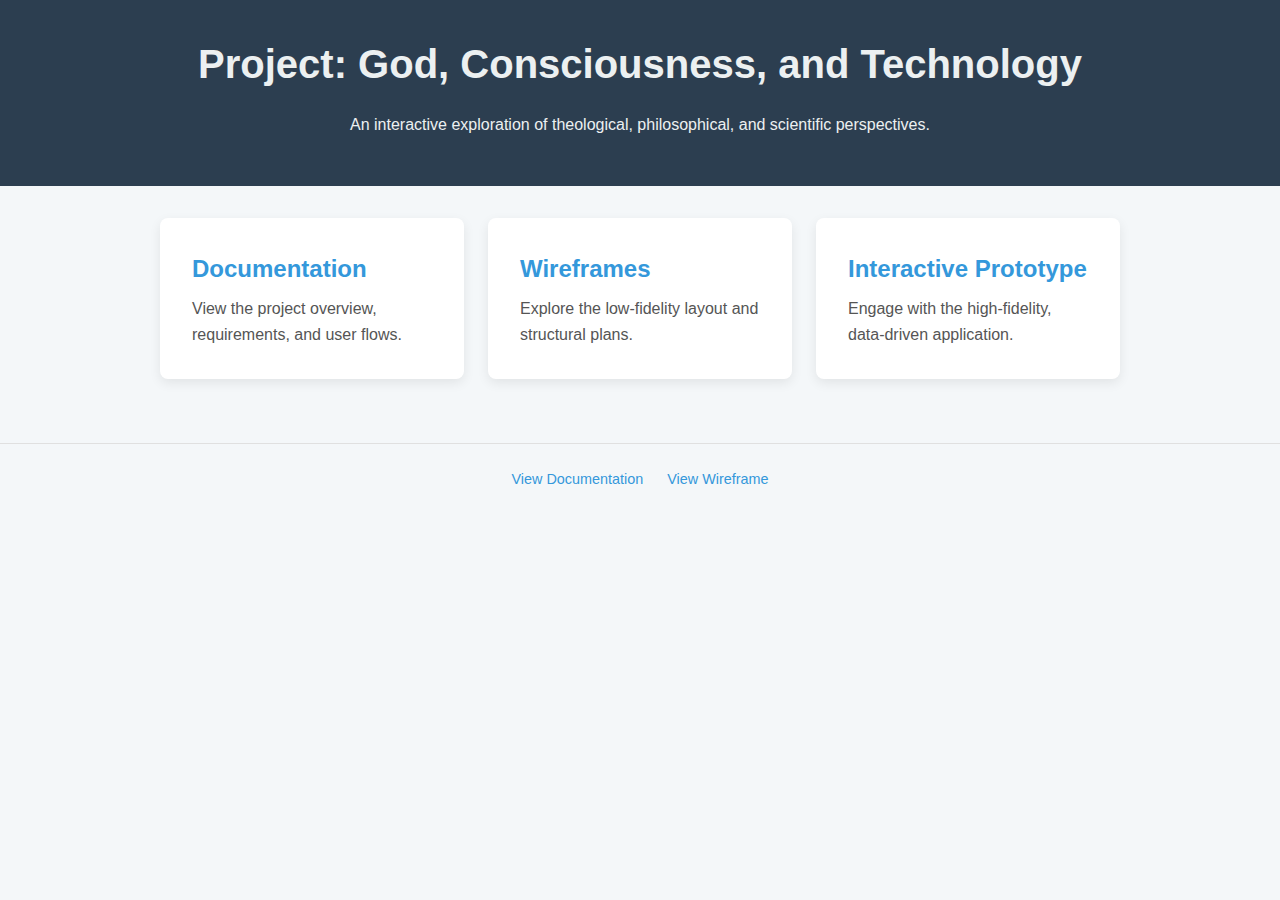
<file: index.html>
<!DOCTYPE html>
<html lang="en">
<head>
    <meta charset="UTF-8">
    <meta name="viewport" content="width=device-width, initial-scale=1.0">
    <title>Project Hub: God, Consciousness, and Technology</title>
    <style>
        body { font-family: -apple-system, BlinkMacSystemFont, "Segoe UI", Roboto, Helvetica, Arial, sans-serif; line-height: 1.6; margin: 0; background-color: #f4f7f9; color: #333; }
        header { background-color: #2c3e50; color: #ecf0f1; padding: 2rem; text-align: center; }
        header h1 { margin: 0; font-size: 2.5rem; }
        .container { max-width: 960px; margin: 2rem auto; padding: 0 1rem; }
        .nav-cards { display: grid; grid-template-columns: repeat(auto-fit, minmax(280px, 1fr)); gap: 1.5rem; margin-top: 2rem; }
        .card { background-color: #ffffff; border-radius: 8px; box-shadow: 0 4px 12px rgba(0,0,0,0.08); text-decoration: none; color: #333; transition: transform 0.2s, box-shadow 0.2s; display: block; padding: 2rem; }
        .card:hover { transform: translateY(-5px); box-shadow: 0 6px 20px rgba(0,0,0,0.12); }
        .card h2 { margin: 0 0 0.5rem 0; color: #3498db; }
        .card p { margin: 0; color: #555; }
        footer { text-align: center; margin-top: 4rem; padding: 1.5rem; border-top: 1px solid #e0e0e0; font-size: 0.9rem; color: #777; }
        footer a { color: #3498db; text-decoration: none; margin: 0 10px; }
        footer a:hover { text-decoration: underline; }
    </style>
</head>
<body>

    <header>
        <h1>Project: God, Consciousness, and Technology</h1>
        <p>An interactive exploration of theological, philosophical, and scientific perspectives.</p>
    </header>

    <div class="container">
        <div class="nav-cards">
            <a href="docs/overview.md" class="card">
                <h2>Documentation</h2>
                <p>View the project overview, requirements, and user flows.</p>
            </a>
            <a href="wireframes/index.html" class="card">
                <h2>Wireframes</h2>
                <p>Explore the low-fidelity layout and structural plans.</p>
            </a>
            <a href="prototype/index.html" class="card">
                <h2>Interactive Prototype</h2>
                <p>Engage with the high-fidelity, data-driven application.</p>
            </a>
        </div>
    </div>

    <footer>
        <a href="docs/overview.md">View Documentation</a>
        <a href="wireframes/index.html">View Wireframe</a>
    </footer>

</body>
</html>
</file>
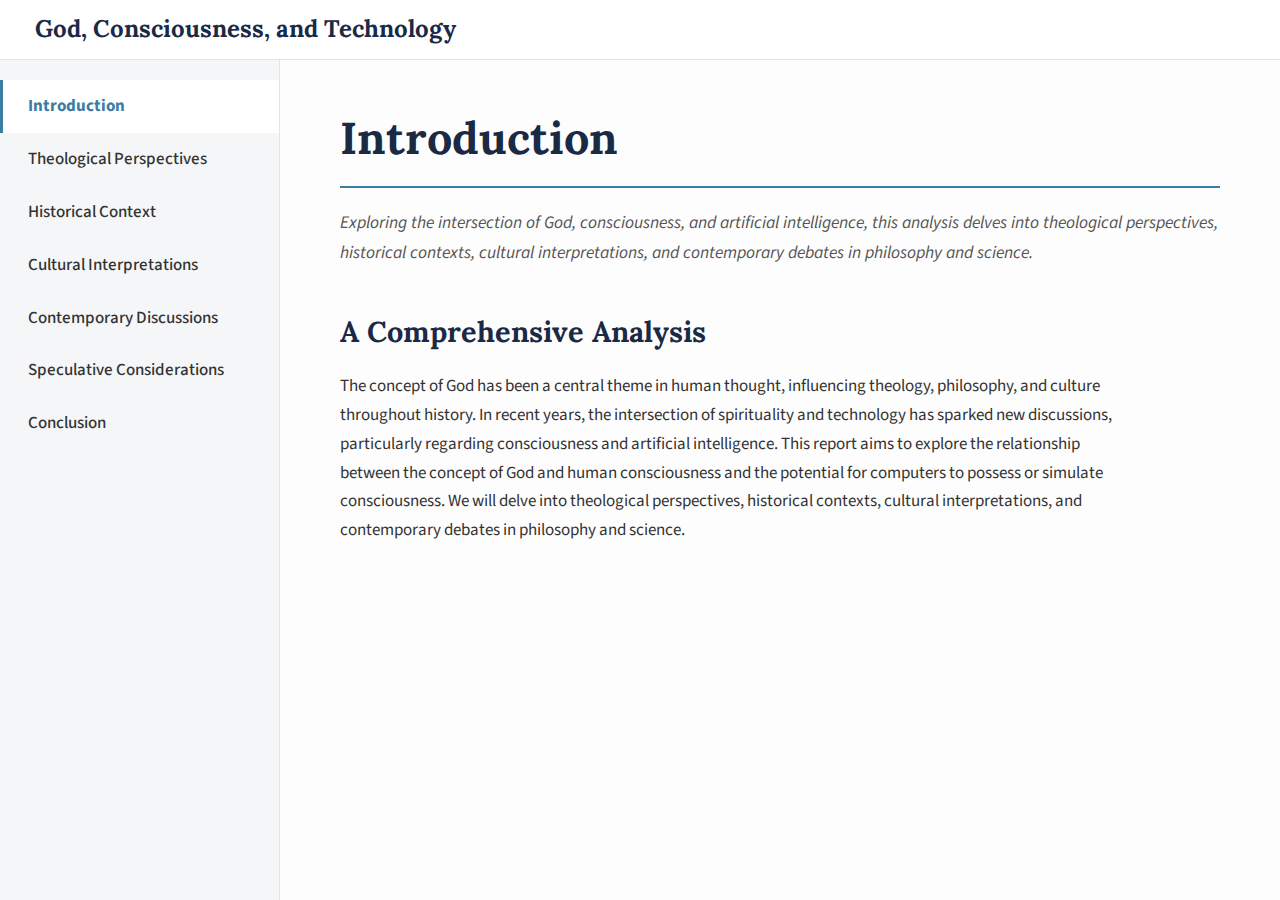
<file: prototype/index.html>
<!DOCTYPE html>
<html lang="en">
<head>
    <meta charset="UTF-8">
    <meta name="viewport" content="width=device-width, initial-scale=1.0">
    <title>God, Consciousness, and Technology: An Analysis</title>
    <link rel="stylesheet" href="assets/styles.css">
    <link rel="preconnect" href="https://fonts.googleapis.com">
    <link rel="preconnect" href="https://fonts.gstatic.com" crossorigin>
    <link href="https://fonts.googleapis.com/css2?family=Lora:ital,wght@0,400..700;1,400..700&family=Source+Sans+3:ital,wght@0,200..900;1,200..900&display=swap" rel="stylesheet">
</head>
<body>
    <div id="app-container">
        <header id="app-header">
            <button id="menu-toggle" aria-label="Toggle Menu">☰</button>
            <h1>God, Consciousness, and Technology</h1>
        </header>
        <aside id="sidebar">
            <nav id="main-nav">
                <!-- Navigation links will be populated by JS -->
                <div class="loader">Loading navigation...</div>
            </nav>
        </aside>
        <main id="content-area">
            <!-- Content will be populated by JS -->
            <div class="loader">Loading content...</div>
        </main>
    </div>
    <script src="assets/app.js"></script>
</body>
</html>
</file>
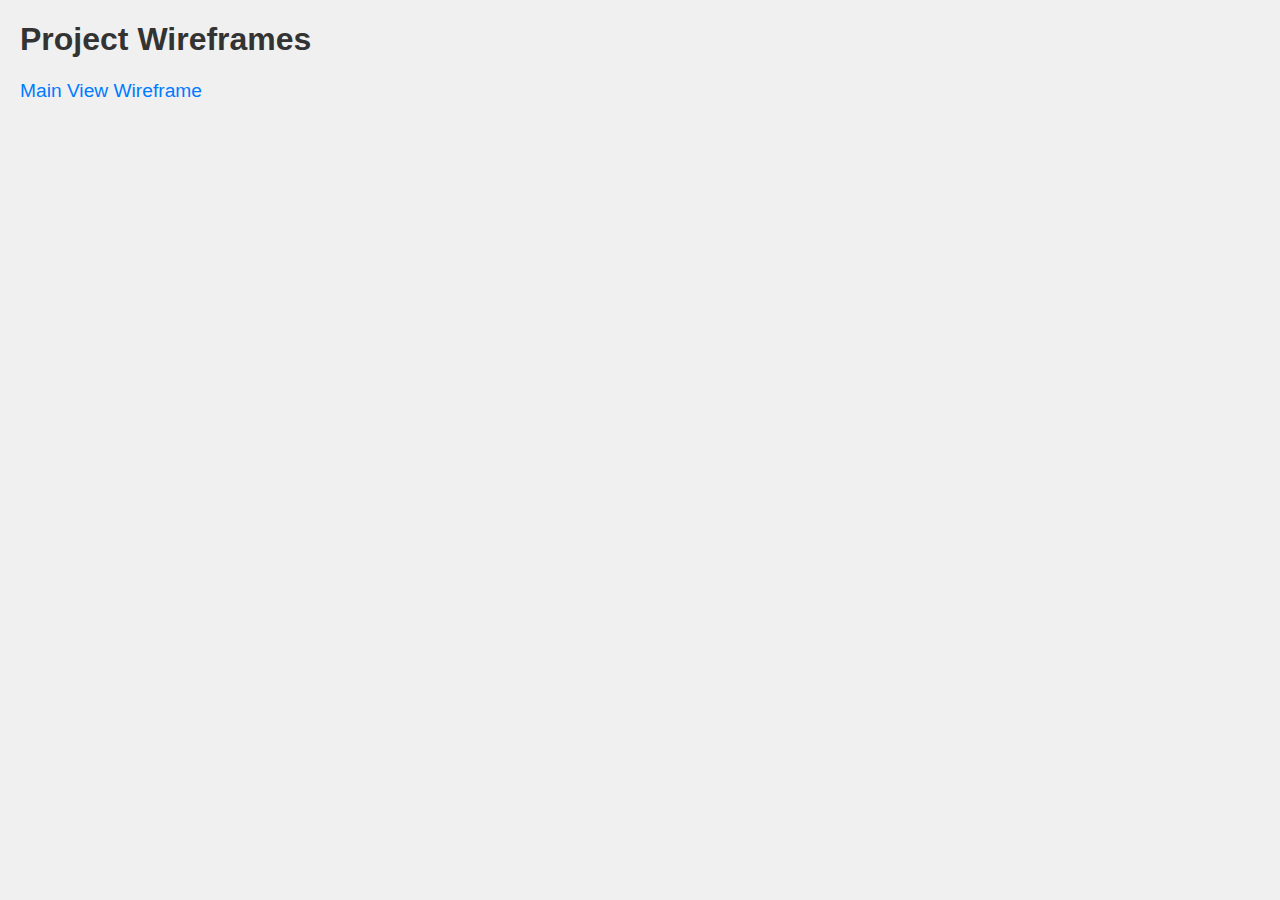
<file: wireframes/index.html>
<!DOCTYPE html>
<html lang="en">
<head>
    <meta charset="UTF-8">
    <title>Project Wireframes</title>
    <style>
        body { font-family: sans-serif; background-color: #f0f0f0; margin: 20px; }
        h1 { color: #333; }
        ul { list-style: none; padding: 0; }
        li { margin: 10px 0; }
        a { font-size: 1.2rem; color: #007bff; text-decoration: none; }
        a:hover { text-decoration: underline; }
    </style>
</head>
<body>
    <h1>Project Wireframes</h1>
    <ul>
        <li><a href="./main-view.html" target="_blank">Main View Wireframe</a></li>
    </ul>
</body>
</html>
</file>
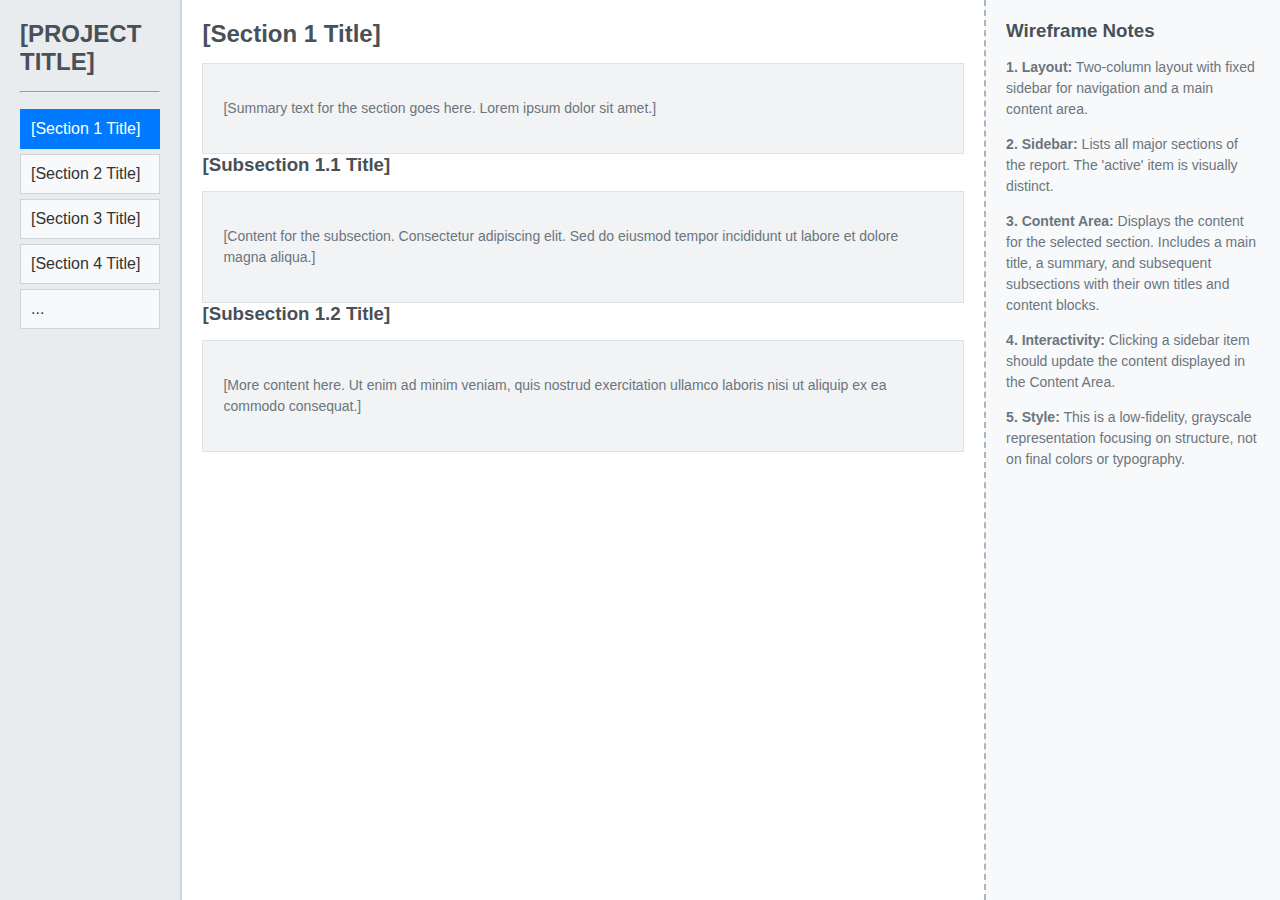
<file: wireframes/main-view.html>
<!DOCTYPE html>
<html lang="en">
<head>
    <meta charset="UTF-8">
    <title>Main View Wireframe</title>
    <style>
        body { font-family: Arial, sans-serif; color: #333; margin: 0; background-color: #fff; }
        .container { display: flex; height: 100vh; }
        .sidebar { width: 250px; background-color: #e9ecef; border-right: 2px solid #ced4da; padding: 20px; }
        .main-content { flex-grow: 1; display: flex; }
        .content-area { flex: 3; padding: 20px; }
        .notes-area { flex: 1; background-color: #f8f9fa; border-left: 2px dashed #adb5bd; padding: 20px; }
        .placeholder { background-color: #ced4da; border: 1px solid #adb5bd; text-align: center; padding: 10px; margin-bottom: 10px; }
        .placeholder-text { background-color: #f1f3f5; border: 1px solid #dee2e6; padding: 20px; }
        h1, h2, h3 { margin: 0 0 15px 0; color: #495057; }
        p { line-height: 1.5; font-size: 14px; color: #6c757d; }
        ul { list-style: none; padding: 0; }
        li { padding: 10px; border: 1px solid #ced4da; margin-bottom: 5px; background-color: #f8f9fa; cursor: pointer; }
        li.active { background-color: #007bff; color: white; border-color: #007bff; }
    </style>
</head>
<body>
    <div class="container">
        <div class="sidebar">
            <h2>[PROJECT TITLE]</h2>
            <hr>
            <ul>
                <li class="active">[Section 1 Title]</li>
                <li>[Section 2 Title]</li>
                <li>[Section 3 Title]</li>
                <li>[Section 4 Title]</li>
                <li>...</li>
            </ul>
        </div>
        <div class="main-content">
            <div class="content-area">
                <h2>[Section 1 Title]</h2>
                <div class="placeholder-text">
                    <p>[Summary text for the section goes here. Lorem ipsum dolor sit amet.]</p>
                </div>
                <h3>[Subsection 1.1 Title]</h3>
                <div class="placeholder-text">
                    <p>[Content for the subsection. Consectetur adipiscing elit. Sed do eiusmod tempor incididunt ut labore et dolore magna aliqua.]</p>
                </div>
                <h3>[Subsection 1.2 Title]</h3>
                <div class="placeholder-text">
                     <p>[More content here. Ut enim ad minim veniam, quis nostrud exercitation ullamco laboris nisi ut aliquip ex ea commodo consequat.]</p>
                </div>
            </div>
            <div class="notes-area">
                <h3>Wireframe Notes</h3>
                <p><strong>1. Layout:</strong> Two-column layout with fixed sidebar for navigation and a main content area.</p>
                <p><strong>2. Sidebar:</strong> Lists all major sections of the report. The 'active' item is visually distinct.</p>
                <p><strong>3. Content Area:</strong> Displays the content for the selected section. Includes a main title, a summary, and subsequent subsections with their own titles and content blocks.</p>
                <p><strong>4. Interactivity:</strong> Clicking a sidebar item should update the content displayed in the Content Area.</p>
                <p><strong>5. Style:</strong> This is a low-fidelity, grayscale representation focusing on structure, not on final colors or typography.</p>
            </div>
        </div>
    </div>
</body>
</html>
</file>
<file: prototype/assets/styles.css>
:root {
    --bg-color: #fdfdfd;
    --sidebar-bg: #f4f6f8;
    --text-color: #333333;
    --heading-color: #1a2a45;
    --accent-color: #3a7ca5;
    --accent-hover-bg: #e7f0f5;
    --border-color: #e1e5e9;
    --font-serif: 'Lora', serif;
    --font-sans: 'Source Sans 3', sans-serif;
}

* {
    box-sizing: border-box;
    margin: 0;
    padding: 0;
}

html {
    scroll-behavior: smooth;
}

body {
    font-family: var(--font-sans);
    line-height: 1.7;
    background-color: var(--bg-color);
    color: var(--text-color);
    font-size: 17px;
}

#app-container {
    display: grid;
    grid-template-columns: 280px 1fr;
    grid-template-rows: auto 1fr;
    grid-template-areas:
        "header header"
        "sidebar content";
    height: 100vh;
}

#app-header {
    grid-area: header;
    background-color: #ffffff;
    border-bottom: 1px solid var(--border-color);
    padding: 0 20px;
    display: flex;
    align-items: center;
    height: 60px;
}

#app-header h1 {
    font-family: var(--font-serif);
    font-size: 1.5rem;
    color: var(--heading-color);
    margin: 0;
    margin-left: 15px;
}

#menu-toggle {
    display: none;
    background: none;
    border: none;
    font-size: 1.8rem;
    cursor: pointer;
    color: var(--heading-color);
}

#sidebar {
    grid-area: sidebar;
    background-color: var(--sidebar-bg);
    border-right: 1px solid var(--border-color);
    padding: 20px 0;
    overflow-y: auto;
    transition: transform 0.3s ease-in-out;
}

#main-nav a {
    display: block;
    padding: 12px 25px;
    text-decoration: none;
    color: var(--text-color);
    border-left: 3px solid transparent;
    transition: background-color 0.2s, color 0.2s;
    font-weight: 500;
}

#main-nav a:hover {
    background-color: var(--accent-hover-bg);
}

#main-nav a.active {
    color: var(--accent-color);
    border-left-color: var(--accent-color);
    background-color: #ffffff;
    font-weight: 700;
}

#content-area {
    grid-area: content;
    overflow-y: auto;
    padding: 40px 60px;
}

.content-section > h2 {
    font-family: var(--font-serif);
    font-size: 2.8rem;
    color: var(--heading-color);
    margin-bottom: 20px;
    border-bottom: 2px solid var(--accent-color);
    padding-bottom: 10px;
}

.content-section > p {
    font-size: 1.1rem;
    color: #555;
    margin-bottom: 40px;
    font-style: italic;
}

.content-subsection h3 {
    font-family: var(--font-serif);
    font-size: 1.8rem;
    color: var(--heading-color);
    margin-top: 40px;
    margin-bottom: 15px;
}

.content-subsection p {
    max-width: 800px; /* Improve readability */
}

.loader {
    text-align: center;
    padding: 50px;
    font-size: 1.2rem;
    color: #888;
}

/* Responsive Design */
@media (max-width: 900px) {
    #app-container {
        grid-template-columns: 1fr;
        grid-template-areas:
            "header"
            "content";
    }

    #sidebar {
        position: fixed;
        top: 0;
        left: 0;
        width: 280px;
        height: 100%;
        transform: translateX(-100%);
        z-index: 1000;
        background-color: var(--sidebar-bg);
        padding-top: 60px; /* space for header */
        border-right: 1px solid var(--border-color);
    }

    #sidebar.open {
        transform: translateX(0);
        box-shadow: 3px 0 15px rgba(0,0,0,0.1);
    }

    #menu-toggle {
        display: block;
    }

    #content-area {
        padding: 25px;
    }
    
    .content-section > h2 {
        font-size: 2rem;
    }

    .content-subsection h3 {
        font-size: 1.5rem;
    }
}
</file>
